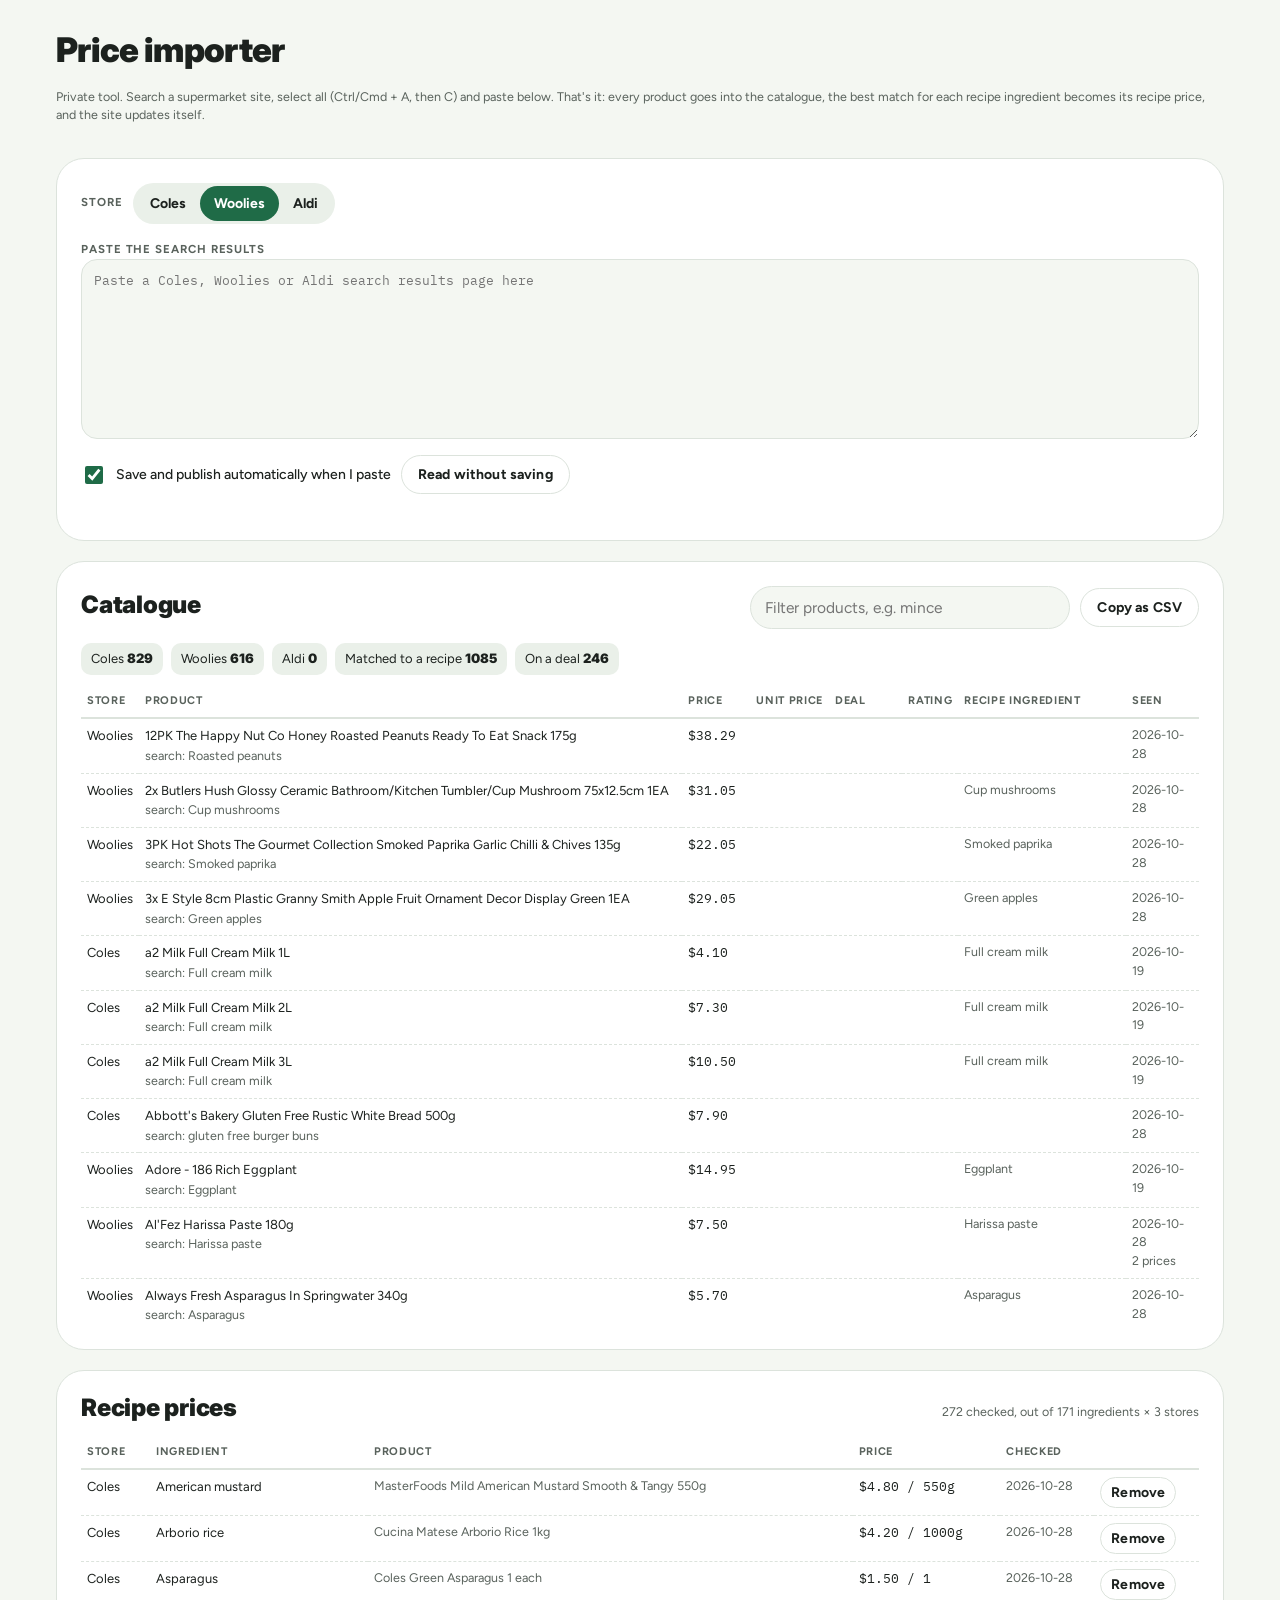
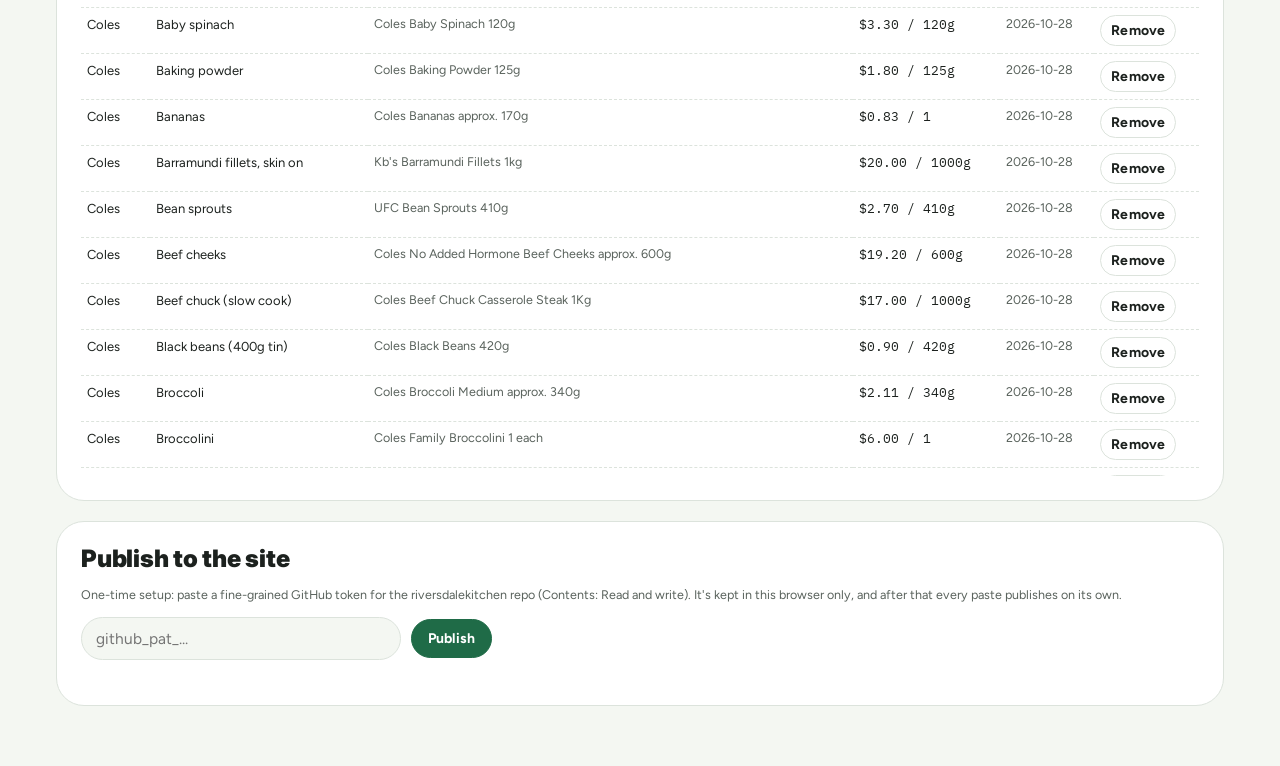
<file: admin/prices.html>
<!doctype html>
<html lang="en-AU">
<head>
<meta charset="utf-8">
<meta name="color-scheme" content="only light">
<meta name="viewport" content="width=device-width, initial-scale=1, viewport-fit=cover">
<meta name="robots" content="noindex, nofollow">
<title>Price Importer · Riversdale Kitchen</title>
<link rel="icon" href="../assets/img/riversdale-favicon.ico?v=202610200930" sizes="any">
<link rel="stylesheet" href="https://fonts.googleapis.com/css2?family=Inter:opsz,wght@14..32,700..900&family=Figtree:wght@400;500;600;700&family=IBM+Plex+Mono:wght@500;700&display=swap">
<link rel="stylesheet" href="../assets/css/riversdale-kitchen.css?v=202610200930">
<style>
  .admin{max-width:1200px;margin:0 auto;padding-left:max(16px,env(safe-area-inset-left,0px));padding-right:max(16px,env(safe-area-inset-right,0px));padding-block:24px 60px;display:flex;flex-direction:column;gap:20px}
  .admin h1{font-family:var(--display);font-weight:900;font-size:34px;letter-spacing:-.02em;margin:0}
  .admin textarea{width:100%;min-height:180px;border:1px solid var(--line);border-radius:var(--r-md);padding:12px;font-family:var(--mono);font-size:12.5px;background:var(--bg);color:var(--ink)}
  .row{display:flex;flex-wrap:wrap;gap:10px;align-items:center}
  .tbl{width:100%;border-collapse:collapse;font-size:13px}
  .tbl th{text-align:left;font-size:11px;text-transform:uppercase;letter-spacing:.06em;color:var(--muted);padding:8px 6px;border-bottom:2px solid var(--line);white-space:nowrap}
  .tbl td{padding:7px 6px;border-bottom:1px dashed var(--line);vertical-align:top}
  .tbl select{max-width:220px;border:1px solid var(--line);border-radius:8px;padding:5px 8px;background:var(--surface)}
  .tbl .num{font-family:var(--mono);white-space:nowrap}
  .wrapx{overflow-x:auto;max-height:640px;overflow-y:auto}
  .diff.up{color:var(--markup);font-weight:700}.diff.down{color:var(--green);font-weight:700}
  .tag{display:inline-block;background:var(--sunk);border-radius:999px;padding:1px 8px;font-size:11px;font-weight:700;margin:2px 3px 0 0}
  .tag.sp{background:var(--ticket);color:var(--on-ticket)}
  .warn{background:var(--peach);color:var(--markup);border-radius:999px;padding:1px 8px;font-size:11px;font-weight:700}
  .tok,.filter{border:1px solid var(--line);border-radius:999px;padding:9px 14px;min-width:0;width:320px;max-width:100%;background:var(--bg);color:var(--ink)}
  .small{font-size:12.5px;color:var(--muted)}
  .stats{display:flex;flex-wrap:wrap;gap:8px}
  .stats span{background:var(--sunk);border-radius:var(--r-sm);padding:6px 10px;font-size:13px}
  .stats b{font-family:var(--display);font-weight:900}
</style>
</head>
<body>
<main class="admin">
  <div><h1>Price importer</h1><p class="small">Private tool. Search a supermarket site, select all (Ctrl/Cmd + A, then C) and paste below. That's it: every product goes into the catalogue, the best match for each recipe ingredient becomes its recipe price, and the site updates itself.</p></div>

  <section class="panel">
    <div class="row" style="margin-bottom:12px">
      <span class="eyebrow">Store</span>
      <div class="seg" id="store"><button data-s="coles" aria-pressed="false">Coles</button><button data-s="woolies" aria-pressed="true">Woolies</button><button data-s="aldi" aria-pressed="false">Aldi</button></div>
    </div>
    <label for="paste" class="eyebrow">Paste the search results</label>
    <textarea id="paste" placeholder="Paste a Coles, Woolies or Aldi search results page here"></textarea>
    <div class="row" style="margin-top:10px"><label class="toggle"><input type="checkbox" id="auto" checked> Save and publish automatically when I paste</label><button class="btn ghost" id="find">Read without saving</button></div>
    <p class="msg" id="found" role="status" style="font-size:14px;font-weight:600;color:var(--ink)"></p>
  </section>

  <details class="panel" id="results-panel" hidden>
    <summary class="sec-head" style="cursor:pointer"><h2 style="display:inline">Last paste</h2> <span class="small">Optional: open to review or change a match</span></summary>
    <div class="wrapx"><table class="tbl"><thead><tr><th>Recipe price</th><th>Product</th><th>Price</th><th>Unit price</th><th>Deal</th><th>Rating</th><th>recipe ingredient</th><th>Vs current</th></tr></thead><tbody id="results"></tbody></table></div>
    <div class="row" style="margin-top:12px"><button class="btn" id="add">Save these changes</button><span class="small" id="added"></span></div>
  </details>

  <section class="panel">
    <div class="sec-head"><h2>Catalogue</h2><div class="row"><input class="filter" id="filter" placeholder="Filter products, e.g. mince" aria-label="Filter catalogue"><button class="btn ghost" id="csv">Copy as CSV</button></div></div>
    <div class="stats" id="cstats"></div>
    <div class="wrapx" style="margin-top:10px"><table class="tbl"><thead><tr><th>Store</th><th>Product</th><th>Price</th><th>Unit price</th><th>Deal</th><th>Rating</th><th>recipe ingredient</th><th>Seen</th></tr></thead><tbody id="catalogue"></tbody></table></div>
  </section>

  <section class="panel">
    <div class="sec-head"><h2>Recipe prices</h2><span class="small" id="count"></span></div>
    <div class="wrapx"><table class="tbl"><thead><tr><th>Store</th><th>Ingredient</th><th>Product</th><th>Price</th><th>Checked</th><th></th></tr></thead><tbody id="saved"></tbody></table></div>
  </section>

  <section class="panel">
    <div class="sec-head"><h2>Publish to the site</h2></div>
    <p class="small">One-time setup: paste a fine-grained GitHub token for the riversdalekitchen repo (Contents: Read and write). It's kept in this browser only, and after that every paste publishes on its own.</p>
    <div class="row"><input class="tok" id="token" type="password" placeholder="github_pat_..." autocomplete="off"><button class="btn" id="publish">Publish</button></div>
    <p class="msg" id="pubmsg" role="status"></p>
  </section>
</main>

<script src="../js/data.js?v=202610200930"></script>
<script src="../js/prices.js?v=202610281142"></script>
<script>
(function(){
  const $=s=>document.querySelector(s);
  const REPO='AngusJChisholm/riversdalekitchen';
  const esc=s=>String(s??'').replace(/[&<>"]/g,c=>({'&':'&amp;','<':'&lt;','>':'&gt;','"':'&quot;'}[c]));
  const money=v=>v==null?'':'$'+(+v).toFixed(2);
  const today=new Date().toISOString().slice(0,10);
  const STORES=['coles','woolies','aldi'];const SN={coles:'Coles',woolies:'Woolies',aldi:'Aldi'};
  let store='woolies';
  const load=(k,f)=>{try{const v=localStorage.getItem(k);return v?JSON.parse(v):f}catch(e){return f}};
  const keep=(k,v)=>{try{localStorage.setItem(k,JSON.stringify(v))}catch(e){}};
  let P=load('docket-prices-draft',JSON.parse(JSON.stringify(window.DOCKET_PRICES||{coles:{},woolies:{},aldi:{}})));
  let CAT=load('docket-catalogue-draft',null);
  try{$('#token').value=localStorage.getItem('docket-gh-token')||''}catch(e){}
  let found=[];

  document.querySelectorAll('#store button').forEach(b=>b.onclick=()=>{store=b.dataset.s;document.querySelectorAll('#store button').forEach(x=>x.setAttribute('aria-pressed',x===b))});

  // ---------- Read every product on the pasted page ----------
  const END=/^(add to cart|add to trolley|add|save to list|save to my list|view product|next|previous)$/i;
  const NOISE=/^(was|min|max|range|save|special|seasonal|lower shelf|buy more|add to|save to|\d+(\.\d+)?$|\/|\d+ for |shop now|page \d|sort by|in stock|specials|hide|all filters|everyday market|new|price drop|down down|\d+ –|showing results|view all|relevance|best unit price|instant recipe|ask olive|find out more)/i;
  const isName=l=>!/^\$/.test(l)&&!NOISE.test(l)&&!END.test(l)&&/[a-z]/i.test(l)&&(/\d/.test(l)||l.length>20)&&l.length<180;
  function parse(text){
    const L=text.split(/\r?\n/).map(s=>s.trim()).filter(Boolean);const out=[];const seen=new Set();
    const sm=text.match(/results for\s*["“]([^"”]+)["”]/i);const search=sm?sm[1]:'';
    for(let i=0;i<L.length;i++){
      const m=L[i].match(/^\$(\d+(?:\.\d{1,2})?)$/);if(!m)continue;
      // the product block: back to the last end marker, forward to the next one
      let b=i-1;while(b>=0&&!END.test(L[b])&&!/^\$\d/.test(L[b])&&i-b<9)b--;
      let e=i+1;while(e<L.length&&!END.test(L[e])&&!(/^\$\d+(\.\d+)?$/.test(L[e])&&e>i+2)&&e-i<12)e++;
      const before=L.slice(b+1,i),after=L.slice(i+1,e);const blob=[...before,...after].join(' \n ');
      const aheadNames=after.filter(isName),behindNames=before.filter(isName);
      const name=aheadNames.find(a=>behindNames.includes(a))||behindNames[behindNames.length-1]||aheadNames[0];
      if(!name)continue;
      const key=name+'|'+m[1];if(seen.has(key))continue;seen.add(key);
      const um=blob.match(/\$\s*([\d.]+)\s*(?:\/|per)\s*(\d*)\s*(kg|g|l|ml|ea|each)\b/i);
      const was=blob.match(/was\s*\$?\s*([\d.]+)\s*(kg)?(?:\s*-\s*([\d/]+))?/i);
      const multi=blob.match(/(\d+)\s*for\s*\$\s*([\d.]+)/i);
      const save=blob.match(/save\s*\$\s*([\d.]+)/i);
      const range=blob.match(/min\s*\$([\d.]+)\s*-\s*max\s*\$([\d.]+)/i);
      let rating=null,reviews=null;
      for(let k=0;k<after.length-2;k++){if(/^\d(\.\d)?$/.test(after[k])&&after[k+1]==='/'&&/^\d+$/.test(after[k+2])){rating=+after[k];reviews=+after[k+2];break}}
      const badges=[...before,...after].filter(l=>/^(seasonal price|lower shelf price|special|buy more save more|down down|price drop|new|half price|low price|everyday low price|online only)$/i.test(l)||/^australian\s+\w+$/i.test(l));
      const sz=sizeOf(name);
      out.push({name:name.replace(/\s*\|\s*/g,' '),price:+m[1],unit:um?{p:+um[1],amt:+(um[2]||1),u:um[3].toLowerCase()}:null,
        was:was?{p:+was[1],perKg:!!was[2],until:was[3]||''}:null,multi:multi?{n:+multi[1],p:+multi[2]}:null,save:save?+save[1]:null,
        range:range?{min:+range[1],max:+range[2]}:null,rating,reviews,badges:[...new Set(badges)],size:sz.label,search});
    }
    return out;
  }

  // ---------- Match to recipe ingredients ----------
  const STOP=new Set(['and','the','with','fresh','pack','tin','jar','each','bunch','free','range','approx','australian','coles','woolworths','aldi','rspca','approved']);
  const WRONG=/marinated|sausage|burger|meatball|slow cooked|\bcook\b|bbq|schnitzel|stir fry|knuckle|rib|kangaroo|kebab|crumbed|kiev|nugget|smoked|seasoned|portion/i;
  const words=s=>s.toLowerCase().replace(/\([^)]*\)/g,' ').split(/[^a-z]+/).filter(w=>w.length>2&&!STOP.has(w));
  function bestMatch(name){
    const pw=new Set(words(name));let best=null,score=0;
    for(const[id,it]of Object.entries(ING)){
      const iw=words(it.n);if(!iw.length)continue;
      const hit=iw.filter(w=>pw.has(w)||pw.has(w.replace(/s$/,''))||pw.has(w+'s')).length;
      let sc=hit/iw.length;if(WRONG.test(name)&&!WRONG.test(it.n))sc*=.4;
      if(/\b(beef|pork|lamb|chicken|steaks?|salmon|prawns?|veal)\b/i.test(name)&&it.a!=='M'&&it.a!=='Z')sc*=.3;
      if(sc>score){score=sc;best=id}
    }
    return score>=.66?best:'';
  }
  function sizeOf(name){
    const range=/\d+(\.\d+)?\s*(g|kg)\s*-\s*\d/i.test(name);
    const ms=[...name.matchAll(/(\d+(?:\.\d+)?)\s*(kg|g|ml|l)\b/gi)];const last=ms[ms.length-1];
    const pack=name.match(/(\d+)\s*(pack|pk)\b/i);
    const label=range?(name.match(/\d+(\.\d+)?\s*(g|kg)\s*-\s*\d+(\.\d+)?\s*(g|kg)/i)||[''])[0]:last?last[0]:pack?pack[0]:'';
    return{range,label,amt:last?+last[1]*(/kg|^l$/i.test(last[2])?1000:1):null,su:last?last[2].toLowerCase().replace('kg','g').replace(/^l$/,'ml'):null,count:pack?+pack[1]:null};
  }
  function toIng(f,id){
    const it=ING[id];if(!it)return null;const sz=sizeOf(f.name);
    if(it.u==='ea')return{p:f.price,pk:it.pk>1?(sz.count||it.pk):1};
    if(!sz.range&&sz.amt&&sz.su===it.u)return{p:f.price,pk:sz.amt};
    if(f.unit&&f.unit.u!=='ea'&&f.unit.u!=='each'){const base=f.unit.u==='kg'||f.unit.u==='l'?1000:1;const amt=f.unit.amt*base;return{p:+(f.unit.p*(1000/amt)).toFixed(2),pk:1000}}
    return{p:f.price,pk:it.pk};
  }
  const current=id=>{const r=(P[store]||{})[id]||(P.coles||{})[id];return r?{p:r.p,pk:r.pk||ING[id].pk}:{p:ING[id].p,pk:ING[id].pk}};
  const ingOptions=sel=>'<option value="">(none)</option>'+Object.entries(ING).sort((a,b)=>a[1].n.localeCompare(b[1].n)).map(([id,it])=>`<option value="${id}" ${id===sel?'selected':''}>${esc(it.n)}</option>`).join('');
  const unitTxt=u=>u?`${money(u.p)} / ${u.amt}${u.u}`:'';
  const dealTxt=f=>[...(f.badges||[]).map(b=>`<span class="tag${/special|save|half|down|price drop/i.test(b)?' sp':''}">${esc(b)}</span>`),
    f.multi?`<span class="tag sp">${f.multi.n} for ${money(f.multi.p)}</span>`:'',f.save?`<span class="tag sp">Save ${money(f.save)}</span>`:'',
    f.was?`<span class="small">was ${money(f.was.p)}${f.was.perKg?'/kg':''}${f.was.until?' ('+esc(f.was.until)+')':''}</span>`:'',
    f.range?`<span class="small">${money(f.range.min)} to ${money(f.range.max)}</span>`:''].join(' ');
  const ratingTxt=f=>f.rating!=null?`${f.rating}★ <span class="small">(${f.reviews})</span>`:'';

  function renderResults(){
    const bestBy={};
    found.forEach((f,i)=>{if(!f.id)return;const c=toIng(f,f.id);if(!c)return;const per=c.p/c.pk;if(!(f.id in bestBy)||per<bestBy[f.id].per)bestBy[f.id]={i,per}});
    found.forEach((f,i)=>{if(f.tick===undefined)f.tick=!!(f.id&&bestBy[f.id]&&bestBy[f.id].i===i)});
    $('#results').innerHTML=found.map((f,i)=>{
      let cmp='';if(f.id){const c=toIng(f,f.id),cur=current(f.id);const pct=Math.round(((c.p/c.pk)/(cur.p/cur.pk)-1)*100);
        cmp=`<span class="diff ${pct>0?'up':pct<0?'down':''}">${pct>0?'+':''}${pct}%</span>${Math.abs(pct)>60?' <span class="warn">check</span>':''}`}
      return`<tr><td><input type="checkbox" data-i="${i}" class="tick" ${f.tick?'checked':''} ${f.id?'':'disabled'} aria-label="Use as Recipe price"></td><td>${esc(f.name)}${f.size?`<br><span class="small">${esc(f.size)}</span>`:''}</td><td class="num">${money(f.price)}</td><td class="num">${unitTxt(f.unit)}</td><td>${dealTxt(f)}</td><td class="num">${ratingTxt(f)}</td><td><select data-i="${i}" class="ing" aria-label="recipe ingredient">${ingOptions(f.id)}</select></td><td>${cmp}</td></tr>`}).join('');
    $('#results-panel').hidden=!found.length;
  }
  $('#find').onclick=()=>{
    found=parse($('#paste').value).map(f=>({...f,id:bestMatch(f.name)}));
    $('#found').textContent=found.length?`Read ${found.length} products${found[0]&&found[0].search?` for "${found[0].search}"`:''}. ${found.filter(f=>f.id).length} match a recipe ingredient.`:'No products found. Make sure you copied the whole results page.';
    renderResults();
  };
  $('#results').addEventListener('change',e=>{const i=+e.target.dataset.i;if(e.target.classList.contains('ing')){found[i].id=e.target.value;found[i].tick=!!e.target.value;renderResults()}else found[i].tick=e.target.checked});

  function addAll(){
    if(!CAT)return null;
    let added=0,updated=0,priced=0;P[store]=P[store]||{};
    found.forEach(f=>{
      const k=store+'|'+f.name.toLowerCase();const prev=CAT.products[k];
      const entry={store,name:f.name,size:f.size,price:f.price,unit:f.unit,was:f.was,multi:f.multi,save:f.save,range:f.range,rating:f.rating,reviews:f.reviews,badges:f.badges,search:f.search||(prev&&prev.search)||'',ingredient:f.id||(prev&&prev.ingredient)||'',first:prev?prev.first:today,last:today,history:prev?prev.history.slice():[]};
      const h=entry.history;if(!h.length||h[h.length-1].at!==today||h[h.length-1].p!==f.price){if(h.length&&h[h.length-1].at===today)h.pop();h.push({at:today,p:f.price})}
      CAT.products[k]=entry;prev?updated++:added++;
      if(f.tick&&f.id){const c=toIng(f,f.id);if(c){
        const ex=P[store][f.id];const fresh=ex&&ex.at&&(Date.now()-Date.parse(ex.at))<7*864e5;
        const base=ING[f.id];const ratio=(c.p/c.pk)/(base.p/base.pk);
        if(ratio>2.5||ratio<.3)return; // way off the estimate: probably the wrong product, leave it in the catalogue only
        if(fresh&&ex.name!==f.name&&ex.p/(ex.pk||base.pk)<=c.p/c.pk)return; // keep this week's cheaper find
        P[store][f.id]={p:c.p,pk:c.pk,name:f.name,at:today};priced++}}
    });
    CAT.updated=today;keep('docket-catalogue-draft',CAT);keep('docket-prices-draft',P);
    renderCatalogue();renderSaved();
    return{added,updated,priced};
  }
  $('#add').onclick=async()=>{const r=addAll();if(!r)return;$('#added').textContent=`${r.added} new, ${r.updated} updated, ${r.priced} Recipe prices set.`;await publish(true)};

  // ---------- Catalogue ----------
  function renderCatalogue(){
    if(!CAT){$('#catalogue').innerHTML='<tr><td colspan="8" class="small">Loading...</td></tr>';return}
    const all=Object.values(CAT.products);const q=$('#filter').value.trim().toLowerCase();
    const rows=all.filter(p=>!q||p.name.toLowerCase().includes(q)||(p.search||'').toLowerCase().includes(q)).sort((a,b)=>a.name.localeCompare(b.name)||a.store.localeCompare(b.store)).slice(0,500);
    $('#cstats').innerHTML=STORES.map(s=>`<span>${SN[s]} <b>${all.filter(p=>p.store===s).length}</b></span>`).join('')+`<span>Matched to a recipe <b>${all.filter(p=>p.ingredient).length}</b></span><span>On a deal <b>${all.filter(p=>p.was||p.multi||p.save||(p.badges||[]).length).length}</b></span>`;
    $('#catalogue').innerHTML=rows.map(p=>`<tr><td>${SN[p.store]}</td><td>${esc(p.name)}${p.search?`<br><span class="small">search: ${esc(p.search)}</span>`:''}</td><td class="num">${money(p.price)}</td><td class="num">${unitTxt(p.unit)}</td><td>${dealTxt(p)}</td><td class="num">${ratingTxt(p)}</td><td class="small">${esc(ING[p.ingredient]?.n||'')}</td><td class="small">${esc(p.last)}${p.history&&p.history.length>1?`<br>${p.history.length} prices`:''}</td></tr>`).join('')||'<tr><td colspan="8" class="small">Nothing yet. Paste a results page above.</td></tr>';
  }
  $('#filter').addEventListener('input',renderCatalogue);
  $('#csv').onclick=async()=>{
    if(!CAT)return;const cols=['store','name','size','price','unit_price','unit','was','multi_buy','save','rating','reviews','deals','search','docket_ingredient','first_seen','last_seen'];
    const q=v=>`"${String(v??'').replace(/"/g,'""')}"`;
    const lines=[cols.join(',')].concat(Object.values(CAT.products).map(p=>[p.store,p.name,p.size,p.price,p.unit?.p,p.unit?`${p.unit.amt}${p.unit.u}`:'',p.was?.p,p.multi?`${p.multi.n} for ${p.multi.p}`:'',p.save,p.rating,p.reviews,(p.badges||[]).join('; '),p.search,p.ingredient,p.first,p.last].map(q).join(',')));
    try{await navigator.clipboard.writeText(lines.join('\n'));$('#pubmsg').textContent='Catalogue copied as CSV. Paste it into a spreadsheet.'}catch(e){$('#pubmsg').textContent='Copy was blocked.'}
  };

  // ---------- Recipe prices ----------
  function renderSaved(){
    const rows=[];STORES.forEach(s=>Object.entries(P[s]||{}).forEach(([id,r])=>rows.push({s,id,r})));
    rows.sort((a,b)=>a.s.localeCompare(b.s)||(ING[a.id]?.n||'').localeCompare(ING[b.id]?.n||''));
    $('#saved').innerHTML=rows.map(x=>`<tr><td>${SN[x.s]}</td><td>${esc(ING[x.id]?.n||x.id)}</td><td class="small">${esc(x.r.name||'')}</td><td class="num">${money(x.r.p)} / ${x.r.pk}${ING[x.id]?.u==='ea'?'':ING[x.id]?.u||''}</td><td class="small">${esc(x.r.at||'')}</td><td><button class="btn ghost rm" data-s="${x.s}" data-id="${x.id}" style="padding:4px 10px">Remove</button></td></tr>`).join('');
    $('#count').textContent=`${rows.length} checked, out of ${Object.keys(ING).length} ingredients × 3 stores`;
  }
  $('#saved').addEventListener('click',e=>{const b=e.target.closest('.rm');if(!b)return;delete P[b.dataset.s][b.dataset.id];keep('docket-prices-draft',P);renderSaved()});

  // ---------- Publish ----------
  const pricesFile=()=>`// Real shelf prices, checked by hand. Managed from admin/prices.html.
// Each entry: p = shelf price, pk = pack size (in the ingredient's unit), name = product checked, at = date checked.
window.DOCKET_PRICES = ${JSON.stringify(P,null,2)};
`;
  const b64=s=>btoa(unescape(encodeURIComponent(s)));
  async function putFile(tok,path,text,msg){
    const api=`https://api.github.com/repos/${REPO}/contents/${path}`;const h={'Authorization':`Bearer ${tok}`,'Accept':'application/vnd.github+json'};
    const cur=await fetch(api+'?ref=main',{headers:h});let sha;
    if(cur.ok)sha=(await cur.json()).sha;else if(cur.status!==404)throw new Error('Could not read '+path+' ('+cur.status+'). Check the token.');
    const res=await fetch(api,{method:'PUT',headers:{...h,'Content-Type':'application/json'},body:JSON.stringify({message:msg,content:b64(text),sha,branch:'main'})});
    if(!res.ok)throw new Error('GitHub refused '+path+' ('+res.status+').');
  }
  async function publish(quiet){
    const tok=$('#token').value.trim();if(!tok){$('#pubmsg').textContent='Saved in this browser. Add your GitHub token below to publish to the site.';return false}
    if(!CAT){$('#pubmsg').textContent='Catalogue still loading.';return false}
    try{localStorage.setItem('docket-gh-token',tok)}catch(e){}
    $('#pubmsg').textContent='Publishing...';
    try{
      await putFile(tok,'data/catalogue.json',JSON.stringify(CAT),`Update catalogue (${today})`);
      await putFile(tok,'js/prices.js',pricesFile(),`Update prices (${today})`);
      try{localStorage.removeItem('docket-prices-draft');localStorage.removeItem('docket-catalogue-draft')}catch(e){}
      $('#pubmsg').textContent=`Published ${Object.keys(CAT.products).length} catalogue products and the recipe prices. The live site updates in about a minute.`;
      return true;
    }catch(e){$('#pubmsg').textContent=e.message;return false}
  }
  $('#publish').onclick=()=>publish();
  // Seamless mode: paste = read, save and publish
  $('#paste').addEventListener('paste',()=>setTimeout(async()=>{
    if(!$('#auto').checked)return;
    found=parse($('#paste').value).map(f=>({...f,id:bestMatch(f.name)}));renderResults();
    if(!found.length){$('#found').textContent='No products found. Make sure you copied the whole results page.';return}
    const r=addAll();if(!r){$('#found').textContent='Catalogue still loading, paste again in a second.';return}
    $('#paste').value='';
    $('#found').textContent=`${SN[store]}${found[0].search?` "${found[0].search}"`:''}: ${found.length} products read. ${r.added} new, ${r.updated} updated, ${r.priced} Recipe price${r.priced===1?'':'s'} set. Publishing...`;
    const ok=await publish(true);
    $('#found').textContent=$('#found').textContent.replace('Publishing...',ok?'Published. Next search!':'Saved here, not published yet (see below).');
  },50));

  // Load the published catalogue unless there's an unpublished draft in this browser
  (async()=>{
    if(!CAT){try{const r=await fetch('../data/catalogue.json?'+Date.now());CAT=r.ok?await r.json():null}catch(e){}}
    if(!CAT||!CAT.products)CAT={updated:'',products:{}};
    renderCatalogue();
  })();
  renderSaved();renderCatalogue();
})();
</script>
</body>
</html>
</file>
<file: assets/css/riversdale-kitchen.css>
/* Riversdale Kitchen site styles. Tokens first, then site chrome (nav, footer), the home page, then the planner. */
:root{
  --bg:#F4F7F2; --surface:#FFFFFF; --sunk:#EAF0E9; --ink:#1C211E; --muted:#59625C; --line:#DCE3DC;
  --green:#1F6B47; --on-green:#FFFFFF; --mint:#CFEBD8; --ticket:#FFE58A; --on-ticket:#1C1A0E;
  --markup:#A93617; --peach:#FFD9CB; --bad:#A93617;
  --display:"Inter",system-ui,-apple-system,"Segoe UI",sans-serif;
  --body:"Figtree",system-ui,-apple-system,"Segoe UI",sans-serif;
  --mono:"IBM Plex Mono",ui-monospace,Menlo,monospace;
  --r-sm:10px; --r-md:16px; --r-lg:24px;
  color-scheme:only light; /* always the light brand look, even when the device is in dark mode */
}
*{box-sizing:border-box}
body{background:var(--bg);color:var(--ink);font-family:var(--body);font-size:15px;line-height:1.5}
button,input,select{font:inherit;color:inherit}
button{cursor:pointer}
:focus-visible{outline:2px solid var(--green);outline-offset:2px}
.num{font-variant-numeric:tabular-nums}

.mast{padding-left:max(16px,env(safe-area-inset-left,0px));padding-right:max(16px,env(safe-area-inset-right,0px));padding-block:22px 4px}
.mast-in{max-width:1240px;margin:0 auto;display:flex;flex-wrap:wrap;align-items:center;justify-content:space-between;gap:12px 24px;background:var(--mint);border-radius:var(--r-lg);padding:22px 26px}
.brand{margin:0;line-height:0;color:var(--green)}
.brand svg{height:clamp(38px,6vw,56px);width:auto;display:block}
.tagline{margin:8px 0 0;font-size:16px;font-weight:600;color:var(--ink)}
.proto{font-size:12px;letter-spacing:.06em;text-transform:uppercase;font-weight:700;color:var(--green);background:var(--surface);border-radius:999px;padding:6px 12px}

.wrap{max-width:1240px;margin:0 auto;padding-left:max(16px,env(safe-area-inset-left,0px));padding-right:max(16px,env(safe-area-inset-right,0px));padding-block:18px 48px;
  display:grid;grid-template-columns:minmax(0,1fr) 350px;grid-template-areas:"plan week" "menu week" "list week";gap:22px 26px;align-items:start}
.plan{grid-area:plan}.menu{grid-area:menu}.week{grid-area:week;position:sticky;top:calc(env(safe-area-inset-top,0px) + 14px)}.list{grid-area:list}
@media (max-width:920px){.wrap{grid-template-columns:minmax(0,1fr);grid-template-areas:"plan" "menu" "week" "list"}.week{position:static}}

h2{font-family:var(--display);font-weight:900;font-size:24px;line-height:1.1;letter-spacing:-.01em;margin:0;text-wrap:balance}
h3{font-family:var(--display);font-weight:800;font-size:15px;margin:0}
.eyebrow{font-size:11.5px;letter-spacing:.08em;text-transform:uppercase;font-weight:700;color:var(--muted)}
.panel{background:var(--surface);border:1px solid var(--line);border-radius:var(--r-lg);padding:20px}
.sec-head{display:flex;flex-wrap:wrap;align-items:baseline;justify-content:space-between;gap:8px 16px;margin-bottom:14px}

.ctrls{display:grid;grid-template-columns:repeat(auto-fit,minmax(200px,1fr));gap:16px 20px}
.ctrl{display:flex;flex-direction:column;gap:6px;min-width:0}
.ctrl label,.ctrl .lbl{font-size:13px;font-weight:600;color:var(--muted)}
.stepper{display:flex;align-items:center;border-radius:999px;width:max-content;background:var(--sunk);padding:3px}
.stepper button{width:36px;height:36px;border:0;border-radius:50%;background:var(--surface);font-size:18px;font-weight:700}
.stepper button:disabled{opacity:.35;cursor:default}
.stepper output{min-width:44px;text-align:center;font-family:var(--display);font-weight:900;font-size:18px}
.money{display:flex;align-items:center;border-radius:999px;background:var(--sunk);width:max-content;padding-left:14px}
.money input{width:90px;border:0;background:none;padding:8px 10px 8px 2px;font-family:var(--display);font-weight:900;font-size:18px}
.money input:focus{outline:none}
.seg{display:inline-flex;border-radius:999px;background:var(--sunk);padding:3px;width:max-content;max-width:100%}
.seg button{border:0;background:none;padding:7px 14px;font-weight:700;font-size:14px;border-radius:999px}
.seg button[aria-pressed="true"]{background:var(--green);color:var(--on-green)}
.chips{display:flex;flex-wrap:wrap;gap:6px}
.chip{border:0;background:var(--sunk);border-radius:999px;padding:7px 13px;font-size:13.5px;font-weight:700}
.chip[aria-pressed="true"]{background:var(--peach);color:var(--markup)}
.range-row{display:flex;align-items:center;gap:10px}
.range-row input{flex:1;min-width:0;accent-color:var(--green)}
.range-row output{font-family:var(--display);font-weight:900;min-width:46px}
.toggle{display:flex;align-items:center;gap:10px;font-size:14px;font-weight:500}
.toggle input{width:18px;height:18px;accent-color:var(--green)}
.hint{font-size:12.5px;color:var(--muted);margin:0}

.menu-tools{display:flex;flex-wrap:wrap;gap:8px;align-items:center}
.menu-tools select{border:1px solid var(--line);border-radius:999px;background:var(--surface);padding:7px 12px;font-size:14px}
.btn{border:1px solid var(--green);background:var(--green);color:var(--on-green);border-radius:999px;padding:8px 16px;font-weight:700;font-size:14px}
.btn.ghost{background:var(--surface);color:var(--ink);border-color:var(--line)}
.btn:disabled{opacity:.4;cursor:default}
.cards{display:grid;grid-template-columns:repeat(auto-fill,minmax(230px,1fr));gap:12px}
.card{background:var(--surface);border:1.5px solid var(--line);border-radius:var(--r-lg);padding:16px;display:flex;flex-direction:column;gap:10px;min-width:0}
.card.sel{border-color:var(--green);background:var(--mint)}
.card.off{opacity:.5}
.card-top{display:flex;justify-content:space-between;align-items:flex-start;gap:10px}
.card h3{font-size:16px;line-height:1.2;text-wrap:balance}
.meta{font-size:12.5px;color:var(--muted)}
.ticket{position:relative;flex:none;background:var(--ticket);color:var(--on-ticket);border-radius:12px;padding:7px 10px 6px 26px;text-align:right;line-height:1}
.ticket::before{content:"";position:absolute;left:9px;top:50%;width:8px;height:8px;margin-top:-4px;border-radius:50%;background:var(--surface)}
.card.sel .ticket::before{background:var(--mint)}
.ticket b{font-family:var(--display);font-weight:900;font-size:19px;display:block}
.ticket small{font-size:9.5px;font-weight:700;letter-spacing:.06em;text-transform:uppercase}
.badges{display:flex;flex-wrap:wrap;gap:5px}
.badge{font-size:11.5px;font-weight:700;padding:3px 9px;border-radius:999px;background:var(--sunk);color:var(--ink)}
.badge.p{background:var(--mint);color:var(--green)}
.card.sel .badge{background:var(--surface)}
.card-actions{display:flex;gap:8px;margin-top:auto}
.card-actions .btn{flex:1;padding:7px 10px;font-size:13.5px}
.card.sel .pick{background:var(--green);border-color:var(--green);color:var(--on-green)}
.hidden-note{font-size:13px;color:var(--muted);margin:12px 0 0}

/* The docket */
.docket{position:relative;background:var(--surface);border-radius:var(--r-lg) var(--r-lg) 0 0;padding:22px 20px 28px;margin-bottom:12px;font-variant-numeric:tabular-nums}
.docket::after{content:"";position:absolute;left:0;right:0;bottom:-11px;height:11px;background:radial-gradient(circle at 11px 0,var(--surface) 11px,transparent 11.5px) 0 0/22px 11px repeat-x}
.dk-brand{display:flex;justify-content:center;color:var(--ink);margin:0}
.dk-brand svg{height:26px;width:auto}
.dk-meta{text-align:center;font-family:var(--mono);font-size:12px;color:var(--muted);margin:6px 0 0}
.rule{border:0;border-top:2px dashed var(--line);margin:14px 0}
.total-row{display:flex;align-items:flex-end;justify-content:space-between;gap:10px}
.big{font-family:var(--display);font-weight:900;font-size:40px;line-height:1;letter-spacing:-.01em}
.meter{height:10px;border-radius:999px;background:var(--sunk);overflow:hidden;margin-top:12px}
.meter i{display:block;height:100%;background:var(--green);border-radius:999px;transition:width .3s}
.meter.over i{background:var(--bad)}
.budget-line{font-size:13px;margin-top:6px;color:var(--muted)}
.budget-line b.over{color:var(--bad)}
.stats{display:grid;grid-template-columns:repeat(3,1fr);gap:8px;margin-top:14px}
.stat{background:var(--sunk);border-radius:var(--r-sm);padding:8px 10px}
.stat b{display:block;font-family:var(--display);font-weight:900;font-size:17px}
.stat span{font-size:11.5px;color:var(--muted)}
.picked{list-style:none;margin:0;padding:0;display:flex;flex-direction:column;gap:3px;font-family:var(--mono);font-size:12.5px}
.picked li{display:flex;justify-content:space-between;gap:8px}
.picked li span:last-child{color:var(--muted)}
.kt-head{font-family:var(--mono);font-weight:700;font-size:12px;letter-spacing:.08em;margin:0 0 6px}
.lines{display:flex;flex-direction:column;gap:5px;font-family:var(--mono);font-size:13px}
.ln{display:flex;justify-content:space-between;gap:10px;padding:4px 10px;margin:0 -10px;border-radius:var(--r-sm)}
.ln.kit{background:var(--peach);color:var(--markup)}
.ln.us{font-weight:700}
.dodged{display:flex;justify-content:space-between;align-items:baseline;gap:10px;font-family:var(--mono);font-weight:700;font-size:15px;color:var(--green);background:var(--mint);padding:10px 12px;margin:12px -12px 0;border-radius:var(--r-md)}
.dodged b{font-family:var(--display);font-weight:900;font-size:22px}
.kt-save{font-size:12.5px;color:var(--muted);margin:8px 0 0;text-align:right}
.dodged.pm{background:var(--peach);color:#1C211E}
.mc-dodge.pm{background:var(--peach);color:#1C211E}
.ln.kit small{font-size:11px;opacity:.75;margin-left:4px}
.kt-note{font-size:12px;color:var(--muted);margin:12px 0 0}
details.kitcfg{margin-top:10px;font-size:13px}
details.kitcfg summary{cursor:pointer;font-weight:600;color:var(--muted)}
.kitgrid{display:flex;flex-direction:column;gap:8px;margin-top:10px}
.kitsrc span{color:var(--muted)}
.kitsrc small{display:block;font-size:11.5px;color:var(--muted);margin-top:1px}
.ln.kit.ready{opacity:.8}
.kitgrid input{width:100%;border:1px solid var(--line);border-radius:8px;background:var(--bg);padding:4px 6px;font-size:13px}
.kitgrid .h{font-size:11px;color:var(--muted);text-transform:uppercase;letter-spacing:.05em;font-weight:700}

.aisles{columns:2 280px;column-gap:28px}
.aisle{break-inside:avoid;margin-bottom:18px}
.aisle h3{font-size:12px;text-transform:uppercase;letter-spacing:.08em;color:var(--green);background:var(--mint);border-radius:999px;padding:4px 12px;display:inline-block;margin-bottom:6px}
.item{display:grid;grid-template-columns:20px minmax(0,1fr) auto;gap:8px;align-items:start;padding:7px 0;border-bottom:1px dashed var(--line);font-size:14px}
.item input{margin-top:3px;accent-color:var(--green)}
.item .what{min-width:0}
.item .what small{display:block;color:var(--muted);font-family:var(--mono);font-size:11.5px}
.item .flag{color:var(--markup);font-weight:600}
.item .c{font-family:var(--mono);font-weight:700;font-size:13px}
.item.done .what{text-decoration:line-through;color:var(--muted)}
.list-foot{display:flex;flex-wrap:wrap;gap:12px 24px;justify-content:space-between;align-items:flex-end;border-top:1px solid var(--line);padding-top:16px;margin-top:6px}
.emailbox{display:flex;flex-wrap:wrap;gap:8px;align-items:center}
.emailbox input{border:1px solid var(--line);border-radius:999px;background:var(--bg);padding:8px 14px;min-width:0;width:240px;max-width:100%}
.msg{font-size:13px;color:var(--muted);margin:8px 0 0;min-height:1em}

dialog{border:0;border-radius:var(--r-lg);padding:0;max-width:640px;width:calc(100% - 32px);background:var(--surface);color:var(--ink);max-height:calc(100% - 40px)}
dialog::backdrop{background:rgb(12 20 16 / .5)}
.dlg-in{padding:24px}
.dlg-head{display:flex;justify-content:space-between;gap:12px;align-items:flex-start}
.dlg-head h2{font-size:26px}
.x{border:0;background:var(--sunk);border-radius:50%;width:36px;height:36px;font-size:18px;flex:none}
.dlg-cols{display:grid;grid-template-columns:minmax(0,1fr) minmax(0,1.3fr);gap:20px;margin-top:16px}
@media (max-width:600px){.dlg-cols{grid-template-columns:minmax(0,1fr)}}
.ing{list-style:none;padding:0;margin:8px 0 0;font-size:14px}
.ing li{padding:5px 0;border-bottom:1px dashed var(--line);display:flex;justify-content:space-between;gap:10px}
.ing li b{white-space:nowrap;font-family:var(--mono);font-size:13px}
.steps{margin:8px 0 0;padding-left:20px;font-size:14.5px}
.steps li{margin-bottom:8px;padding-left:4px}
.gfnote{background:var(--mint);border-radius:var(--r-md);padding:10px 14px;font-size:13.5px;margin-top:14px}
footer.small{max-width:1240px;margin:0 auto;padding-left:max(16px,env(safe-area-inset-left,0px));padding-right:max(16px,env(safe-area-inset-right,0px));padding-block:0 32px;font-size:12px;color:var(--muted)}
@media (prefers-reduced-motion:reduce){*{transition:none!important}}

/* ---------- Site chrome ---------- */
a{color:var(--green)}
.skip{position:absolute;left:-999px}.skip:focus{left:16px;top:16px;background:var(--surface);padding:8px 12px;border-radius:8px;z-index:10}
.nav{position:sticky;top:0;z-index:5;background:color-mix(in srgb,var(--bg) 88%,transparent);backdrop-filter:blur(8px);-webkit-backdrop-filter:blur(8px);border-bottom:1px solid var(--line);
  padding-top:env(safe-area-inset-top,0px);padding-left:max(16px,env(safe-area-inset-left,0px));padding-right:max(16px,env(safe-area-inset-right,0px))}
.nav-in{max-width:1240px;margin:0 auto;display:flex;align-items:center;justify-content:space-between;gap:16px;height:64px}
.logo{display:block;color:var(--green);line-height:0}
.logo svg{height:30px;width:auto}
.nav-links{display:flex;align-items:center;gap:22px;font-weight:600;font-size:14.5px}
.nav-links a{color:var(--ink);text-decoration:none}
.nav-links a:hover{color:var(--green)}
.nav-links a.btn{color:var(--on-green)}
@media (max-width:720px){.nav-links a:not(.btn){display:none}}
.site-foot{border-top:1px solid var(--line);margin-top:24px;padding-left:max(16px,env(safe-area-inset-left,0px));padding-right:max(16px,env(safe-area-inset-right,0px));padding-block:32px 40px}
.foot-in{max-width:1240px;margin:0 auto;display:flex;flex-wrap:wrap;justify-content:space-between;gap:20px 40px;font-size:13.5px;color:var(--muted)}
.foot-in .logo svg{height:24px}
.foot-links{display:flex;flex-wrap:wrap;gap:8px 20px}
.foot-links a{color:var(--ink);text-decoration:none;font-weight:600}
.fine{flex-basis:100%;font-size:12px}

/* ---------- Home ---------- */
.home{max-width:1240px;margin:0 auto;padding-left:max(16px,env(safe-area-inset-left,0px));padding-right:max(16px,env(safe-area-inset-right,0px));padding-block:20px 24px;display:flex;flex-direction:column;gap:72px}
.hero{background:var(--mint);border-radius:32px;padding:clamp(28px,5vw,56px);display:grid;grid-template-columns:minmax(0,1.15fr) minmax(0,.85fr);gap:40px;align-items:center}
@media (max-width:880px){.hero{grid-template-columns:minmax(0,1fr)}}
.hero h1{font-family:var(--display);font-weight:900;font-size:clamp(40px,6.4vw,76px);line-height:.98;letter-spacing:-.025em;margin:0;text-wrap:balance}
.hero .lead{font-size:clamp(17px,2vw,20px);line-height:1.5;max-width:34em;margin:20px 0 0}
.cta{display:flex;flex-wrap:wrap;gap:10px;margin-top:28px}
.btn.lg{padding:13px 22px;font-size:16px;text-decoration:none;display:inline-block}
.btn.ghost.lg{background:var(--surface)}
.trust{margin:18px 0 0;font-size:13.5px;color:var(--ink);opacity:.8}
.hero-docket{display:flex;justify-content:center;position:relative}
.hero-docket .docket{width:100%;max-width:340px;margin:0;transform:rotate(1.5deg)}
.hang{position:absolute;right:max(0px,calc(50% - 210px));top:-14px;transform:rotate(-8deg);z-index:2}
.hang .ticket{padding:10px 14px 9px 32px;border-radius:14px}
.hang .ticket::before{left:12px;width:10px;height:10px;margin-top:-5px;background:var(--mint)}
.hang .ticket b{font-size:28px}
.sec{display:flex;flex-direction:column;gap:22px}
.sec-title{max-width:40em}
.sec-title h2{font-size:clamp(30px,4vw,44px);letter-spacing:-.02em}
.sec-title p{font-size:17px;color:var(--muted);margin:10px 0 0}
.calc{display:grid;grid-template-columns:minmax(0,1fr) minmax(0,1fr);gap:28px;align-items:start}
@media (max-width:820px){.calc{grid-template-columns:minmax(0,1fr)}}
.calc-in{display:flex;flex-direction:column;gap:18px}
.calc .docket{margin:0}
.yr-big{font-family:var(--display);font-weight:900;font-size:clamp(34px,5vw,52px);line-height:1;color:var(--green);letter-spacing:-.02em}
.dinners{display:grid;grid-template-columns:repeat(auto-fill,minmax(220px,1fr));gap:12px}
.story{display:grid;grid-template-columns:minmax(0,1fr) minmax(0,1fr);gap:28px;align-items:center;background:var(--peach);border-radius:32px;padding:clamp(24px,4vw,48px)}
@media (max-width:820px){.story{grid-template-columns:minmax(0,1fr)}}
.story h2{font-size:clamp(28px,3.6vw,40px);letter-spacing:-.02em}
.story p{font-size:16.5px;margin:12px 0 0;max-width:36em}
.maths{background:var(--surface);border-radius:var(--r-lg);padding:20px;font-family:var(--mono);font-size:14px;display:flex;flex-direction:column;gap:6px}
.maths .ln{margin:0}
.faq{display:flex;flex-direction:column;gap:8px;max-width:820px}
.faq details{background:var(--surface);border:1px solid var(--line);border-radius:var(--r-md);padding:14px 18px}
.faq summary{cursor:pointer;font-weight:700;font-size:16px}
.faq p{margin:10px 0 2px;color:var(--muted)}
.join{background:var(--green);color:var(--on-green);border-radius:32px;padding:clamp(28px,5vw,52px);display:flex;flex-wrap:wrap;gap:20px 40px;align-items:center;justify-content:space-between}
.join h2{color:var(--on-green);font-size:clamp(28px,3.6vw,40px);letter-spacing:-.02em}
.join p{margin:8px 0 0;opacity:.9;max-width:30em}
.join form{display:flex;flex-wrap:wrap;gap:8px;flex:1 1 320px;max-width:460px}
.join input{flex:1 1 200px;min-width:0;border:0;border-radius:999px;padding:13px 18px;font-size:16px;background:var(--surface);color:var(--ink)}
.join .btn{background:var(--ticket);color:var(--on-ticket);border-color:var(--ticket);padding:13px 22px;font-size:16px}
.join .msg{color:var(--on-green);opacity:.9;flex-basis:100%;margin:4px 0 0}

/* ---------- Planner page ---------- */
.page-head{max-width:1240px;margin:0 auto;padding-left:max(16px,env(safe-area-inset-left,0px));padding-right:max(16px,env(safe-area-inset-right,0px));padding-block:22px 0}
.page-head h1{font-family:var(--display);font-weight:900;font-size:clamp(30px,4vw,42px);letter-spacing:-.02em;margin:0}
.page-head p{margin:6px 0 0;color:var(--muted)}
.foot-actions{display:flex;flex-wrap:wrap;gap:8px}

@media print{
  .nav,.site-foot,.plan,.menu,.week,.page-head,.list-foot,footer.small{display:none!important}
  body{background:#fff;color:#000}
  .wrap{display:block;padding:0}
  .list{border:0;padding:0}
  .print-recipes{display:block!important}
}
.print-recipes{display:none}
.print-recipes article{break-inside:avoid;margin-top:18px}
.blurb{margin:0;font-size:13.5px;color:var(--muted);line-height:1.45;display:-webkit-box;-webkit-line-clamp:2;-webkit-box-orient:vertical;overflow:hidden}
.lead-sm{margin:8px 0 0;font-size:15.5px;color:var(--muted)}
.item .ok{color:var(--green);font-weight:700}

/* ---------- Premium refresh ---------- */
:root{--shadow:0 1px 2px rgb(20 40 30 / .04),0 8px 24px -12px rgb(20 40 30 / .18)}
body{font-size:15.5px;-webkit-font-smoothing:antialiased}
.nav-in{height:72px}
.nav-links{gap:28px}
.nav-links a:not(.btn){color:var(--muted);font-weight:600}
.nav-links a:not(.btn):hover{color:var(--ink)}
.btn{letter-spacing:.01em;transition:transform .15s ease,box-shadow .15s ease,background .15s ease}
.btn:not(:disabled):hover{transform:translateY(-1px)}
.btn:not(.ghost):not(:disabled):hover{box-shadow:var(--shadow)}
.home{gap:96px;padding-block:24px 40px}
.hero{border-radius:36px;padding:clamp(32px,6vw,72px);gap:56px}
.hero h1{font-size:clamp(42px,6.6vw,84px);letter-spacing:-.035em;line-height:.95}
.sec-title h2{font-size:clamp(32px,4.2vw,48px);letter-spacing:-.03em}
.sec{gap:28px}
/* Menu card (hero) */
.menu-card{background:var(--surface);border-radius:24px;padding:28px 26px 22px;width:100%;max-width:400px;box-shadow:var(--shadow);transform:rotate(-1deg)}
.mc-eyebrow{margin:0;font-family:var(--display);font-weight:900;font-size:22px;letter-spacing:-.01em}
.mc-sub{margin:4px 0 16px;font-size:13px;color:var(--muted)}
.mc-list{list-style:none;margin:0;padding:0;display:flex;flex-direction:column;gap:12px}
.mc-list li{display:grid;grid-template-columns:38px minmax(0,auto) 1fr auto;align-items:baseline;gap:8px;font-size:14.5px}
.mc-day{font-family:var(--mono);font-size:11.5px;font-weight:700;color:var(--muted);text-transform:uppercase}
.mc-dish{font-weight:600;min-width:0}
.mc-lead{border-bottom:2px dotted var(--line);transform:translateY(-4px);min-width:12px}
.mc-pr{font-family:var(--mono);font-weight:700;font-size:13.5px}
.mc-foot,.mc-dodge{display:flex;justify-content:space-between;align-items:baseline;margin-top:16px;padding-top:14px;border-top:2px dashed var(--line);font-family:var(--mono);font-size:13px}
.mc-foot b{font-family:var(--display);font-size:22px}
.mc-dodge{margin-top:8px;padding:10px 12px;border:0;background:var(--mint);border-radius:12px;color:var(--green);font-weight:700}
.mc-dodge b{font-family:var(--display);font-size:20px}
.hang{right:max(-8px,calc(50% - 228px));top:-22px}
/* Tier badges */
.tier{display:inline-block;font-family:var(--body);font-size:10.5px;font-weight:800;letter-spacing:.08em;text-transform:uppercase;padding:2px 8px;border-radius:999px;vertical-align:middle;margin-right:6px}
.tier.prem{background:var(--ink);color:var(--ticket)}
.tier.light{background:var(--mint);color:var(--green)}
/* Collections (home) */
.col-grid{display:grid;grid-template-columns:repeat(3,minmax(0,1fr));gap:16px}
@media (max-width:860px){.col-grid{grid-template-columns:minmax(0,1fr)}}
.col-card{display:flex;flex-direction:column;gap:10px;border-radius:28px;padding:28px;text-decoration:none;color:var(--ink);border:1px solid var(--line);background:var(--surface);transition:transform .2s ease,box-shadow .2s ease}
.col-card:hover{transform:translateY(-3px);box-shadow:var(--shadow)}
.col-card h3{font-size:30px;font-weight:900;letter-spacing:-.02em;margin:0}
.col-card p{margin:0;color:var(--muted)}
.col-card ul{margin:6px 0 0;padding:0;list-style:none;display:flex;flex-direction:column;gap:6px;font-size:14px;font-weight:600}
.col-card li::before{content:"";display:inline-block;width:6px;height:6px;border-radius:50%;background:currentColor;opacity:.4;margin-right:10px;vertical-align:middle}
.col-from{margin-top:auto;padding-top:12px;font-size:14px}
.col-from b{font-family:var(--display);font-size:20px}
.col-premium{background:var(--ink);color:var(--bg);border-color:var(--ink)}
.col-premium p,.col-premium .col-from{color:color-mix(in srgb,var(--bg) 70%,transparent)}
.col-premium .col-from b{color:var(--ticket)}
.col-lighter{background:var(--mint);border-color:var(--mint)}
/* Planner refinements */
.collections{display:flex;gap:4px;border-bottom:1px solid var(--line);margin-bottom:10px;overflow-x:auto;overflow-y:hidden;scrollbar-width:none;-ms-overflow-style:none}
.collections::-webkit-scrollbar{display:none}
.collections button{border:0;background:none;padding:10px 14px;font-weight:700;font-size:14.5px;color:var(--muted);border-bottom:2px solid transparent;margin-bottom:-1px;white-space:nowrap}
.collections button[aria-selected="true"]{color:var(--ink);border-bottom-color:var(--green)}
.col-note{margin:0 0 14px;font-size:13.5px;color:var(--muted);min-height:1em}
.card{border-width:1px;border-radius:22px;padding:18px;transition:transform .2s ease,box-shadow .2s ease,border-color .2s ease}
.card:hover{box-shadow:var(--shadow);transform:translateY(-2px)}
.card.sel{box-shadow:none}
.card-eyebrow{font-size:11px;font-weight:700;letter-spacing:.09em;text-transform:uppercase;color:var(--muted);margin-bottom:6px}
.card h3{font-size:17px;letter-spacing:-.01em}
.panel{border-radius:28px;padding:24px}
@media (prefers-reduced-motion:reduce){.card:hover,.col-card:hover,.btn:hover{transform:none}}

/* ---------- Colour-coded collections ---------- */
.card.tier-premium{background:var(--ink);border-color:var(--ink);color:var(--bg)}
.card.tier-premium .meta,.card.tier-premium .blurb,.card.tier-premium .card-eyebrow{color:color-mix(in srgb,var(--bg) 72%,transparent)}
.card.tier-premium .ticket::before{background:var(--ink)}
.card.tier-premium .badge{background:color-mix(in srgb,var(--bg) 14%,transparent);color:var(--bg)}
.card.tier-premium .badge.p{background:var(--mint);color:var(--green)}
.card.tier-premium .tier.prem{background:var(--ticket);color:var(--on-ticket)}
.card.tier-premium .btn.ghost{background:transparent;color:var(--bg);border-color:color-mix(in srgb,var(--bg) 30%,transparent)}
.card.tier-lighter{background:var(--mint);border-color:var(--mint)}
.card.tier-lighter .ticket::before{background:var(--mint)}
.card.tier-lighter .badge,.card.tier-lighter .tier.light{background:var(--surface)}
.card.tier-lighter .btn.ghost{background:var(--surface);border-color:transparent}
.card.tier-everyday.sel{background:var(--surface)}
.card.tier-everyday.sel .ticket::before{background:var(--surface)}
.card.tier-premium.sel{background:var(--ink)}
.card.tier-lighter.sel{background:var(--mint)}
.card.sel{border:2px solid var(--green);padding:17px;box-shadow:0 0 0 4px color-mix(in srgb,var(--green) 22%,transparent)}
.card.sel .pick,.card.tier-premium.sel .pick,.card.tier-lighter.sel .pick{background:var(--green);border-color:var(--green);color:var(--on-green)}
.collections button::before{content:"";display:inline-block;width:10px;height:10px;border-radius:50%;margin-right:8px;vertical-align:-1px;border:1.5px solid var(--line);background:var(--surface)}
.collections button[data-c="all"]::before{display:none}
.collections button[data-c="premium"]::before{background:var(--ink);border-color:var(--ink)}
.collections button[data-c="lighter"]::before{background:var(--mint);border-color:var(--green)}
.picked li{position:relative;padding-left:14px}
.picked li::before{content:"";position:absolute;left:0;top:.45em;width:7px;height:7px;border-radius:50%;border:1.5px solid var(--line);background:var(--surface)}
.picked li.pk-premium::before{background:var(--ink);border-color:var(--ink)}
.picked li.pk-lighter::before{background:var(--mint);border-color:var(--green)}

/* ---------- Food photos ---------- */
.card{--pad:18px}.card.sel{--pad:17px}
.card-img{margin:calc(var(--pad)*-1) calc(var(--pad)*-1) 4px;aspect-ratio:4/3;overflow:hidden;border-radius:21px 21px 0 0;background:var(--sunk)}
.card-img img{width:100%;height:100%;object-fit:cover;display:block;max-width:100%;transition:transform .4s ease}
.card:hover .card-img img{transform:scale(1.03)}
.dlg-img{margin:-24px -24px 18px;aspect-ratio:16/9;overflow:hidden;border-radius:var(--r-lg) var(--r-lg) 0 0}
.dlg-img img{width:100%;height:100%;object-fit:cover;display:block}
.col-card.has-img{padding-top:0;overflow:hidden}
.col-img{display:block;margin:0 -28px 8px;aspect-ratio:16/10;overflow:hidden}
.col-img img{width:100%;height:100%;object-fit:cover;display:block}
@media (prefers-reduced-motion:reduce){.card:hover .card-img img{transform:none}}

/* ---------- Landing energy ---------- */
.menu-wrap{display:flex;flex-direction:column;align-items:center;gap:14px;width:100%;max-width:400px}
.shuffle{background:var(--ink);border-color:var(--ink);color:var(--bg);font-size:14.5px;padding:10px 18px}
.shuffle span{display:inline-block;transition:transform .5s ease;margin-right:4px}
.shuffle:hover span{transform:rotate(180deg)}
.mc-list.deal li{animation:deal .45s cubic-bezier(.2,.8,.2,1) both;animation-delay:calc(var(--i) * 70ms)}
@keyframes deal{from{transform:translateX(18px) rotate(1.5deg);opacity:.35}to{transform:none;opacity:1}}
.hang .ticket.bump{animation:bump .5s ease}
@keyframes bump{0%{transform:rotate(0)}30%{transform:rotate(-10deg) scale(1.08)}60%{transform:rotate(5deg)}100%{transform:rotate(0)}}
@keyframes slide{from{transform:translateX(0)}to{transform:translateX(-50%)}}
@media (prefers-reduced-motion:reduce){.mc-list.deal li,.hang .ticket.bump{animation:none}}

/* ---------- Premium nav ---------- */
.nav-links{gap:32px}
.nav-links a:not(.btn){position:relative;font-size:12px;font-weight:700;letter-spacing:.16em;text-transform:uppercase;color:var(--ink);opacity:.72;padding:6px 0;transition:opacity .2s ease}
.nav-links a:not(.btn)::after{content:"";position:absolute;left:0;right:0;bottom:0;height:1.5px;background:var(--green);transform:scaleX(0);transform-origin:left;transition:transform .3s cubic-bezier(.2,.8,.2,1)}
.nav-links a:not(.btn):hover{opacity:1;color:var(--ink)}
.nav-links a:not(.btn):hover::after,.nav-links a:not(.btn):focus-visible::after{transform:scaleX(1)}
.nav-links .btn{font-size:12px;font-weight:800;letter-spacing:.14em;text-transform:uppercase;padding:11px 20px;margin-left:8px}
html{scroll-behavior:smooth}
section[id]{scroll-margin-top:96px}
@media (max-width:860px){.nav-links{gap:20px}}
@media (prefers-reduced-motion:reduce){html{scroll-behavior:auto}.nav-links a::after{transition:none}}

/* ---------- Every household size ---------- */
.linkish{border:0;background:none;padding:0;color:var(--green);font-weight:700;font-size:12.5px;text-decoration:underline;text-align:left;width:max-content}
.item .left{color:var(--markup);font-weight:600}
.useitup{background:var(--mint);border-radius:var(--r-lg);padding:16px 18px;margin-bottom:18px;display:flex;flex-wrap:wrap;align-items:center;gap:6px 16px}
.useitup p{margin:0;flex:1 1 260px}
.useitup .eyebrow{flex-basis:100%;color:var(--green)}
.carry{margin-top:6px}
.carry b{color:var(--ink)}
.badge.big{background:var(--peach);color:var(--markup)}
.hh{display:flex;flex-wrap:wrap;gap:6px;margin:10px 0 2px}
.hh button{border:1px solid var(--line);background:var(--bg);border-radius:999px;padding:5px 11px;font-size:12.5px;font-weight:700;color:var(--muted)}
.hh button[aria-pressed="true"]{background:var(--ink);border-color:var(--ink);color:var(--bg)}
/* ---------- Top of page polish ---------- */
body{margin:0}
.nav{transition:box-shadow .25s ease,background .25s ease}
.nav.scrolled{box-shadow:0 6px 24px -14px rgb(20 40 30 / .35)}
.nav-links a.on{opacity:1}
.nav-links a.on::after{transform:scaleX(1)}
.home{padding-block:20px 40px}
.hero h1,.hero .lead,.hero .cta{animation:rise .7s cubic-bezier(.2,.8,.2,1) both}
.hero .lead{animation-delay:.08s}.hero .cta{animation-delay:.16s}
.menu-card{animation:settle .8s cubic-bezier(.2,.8,.2,1) both .1s}
@keyframes rise{from{transform:translateY(14px)}to{transform:none}}
@keyframes settle{from{transform:rotate(2deg) translateY(10px)}to{transform:rotate(-1deg)}}
@media (prefers-reduced-motion:reduce){.hero h1,.hero .lead,.hero .cta,.menu-card{animation:none}}
.hh{align-items:center;gap:4px}
.hh-l{font-size:12px;font-weight:700;color:var(--muted);margin-right:4px}
.hh button{width:30px;height:30px;padding:0;display:grid;place-items:center;font-size:13px}
.price-note{margin:-6px 0 14px}

/* Seasons, picks, quick */
.badge.season{background:var(--mint);color:var(--green)}
.badge.quick{background:var(--peach);color:var(--markup)}
.badge.new{background:var(--ticket);color:var(--on-ticket)}
.badge.pick{background:var(--green);color:var(--on-green)}
.card.tier-lighter .badge.season{background:var(--surface)}
.card.tier-premium .badge.new{background:var(--ticket);color:var(--on-ticket)}
.card.tier-premium .badge.quick{background:var(--peach);color:var(--markup)}
.card.tier-premium .badge.pick{background:var(--green);color:var(--on-green)}
.collections button[data-c="picks"]::before{background:var(--green);border-color:var(--green)}
.collections button[data-c="quick"]::before{background:var(--peach);border-color:var(--peach)}
.mc-season{margin:14px 0 0;font-size:12.5px;color:var(--muted);line-height:1.45}
.mc-season b{color:var(--green);font-weight:700}

/* Members' recipes */
.badge.lock{background:var(--sunk);color:var(--muted)}
.badge.lock::before{content:"";display:inline-block;width:7px;height:8px;margin-right:5px;vertical-align:-1px;border-radius:2px;background:currentColor;box-shadow:0 -3px 0 -1px var(--sunk),0 -4px 0 0 currentColor}
.card.tier-premium .badge.lock{background:color-mix(in srgb,var(--bg) 14%,transparent);color:var(--bg)}
.ing.names li{justify-content:flex-start}
.locked .ghost{display:flex;flex-direction:column;gap:9px;margin:4px 0 14px;filter:blur(1.5px);opacity:.55}
.locked .ghost i{display:block;height:11px;border-radius:6px;background:var(--line)}
.locked .ghost i:nth-child(2n){width:86%}.locked .ghost i:nth-child(3n){width:70%}
.unlock{background:var(--mint);border-radius:var(--r-md);padding:16px}
.unlock p{margin:6px 0 12px;font-size:14px;line-height:1.45}
.unlock-form{display:flex;gap:8px;flex-wrap:wrap}
.unlock-form input{flex:1 1 180px;min-width:0;border:1px solid var(--line);border-radius:999px;padding:10px 14px;font:inherit;background:var(--surface);color:var(--ink)}

/* Menu card controls */
.mc-ctl{display:flex;flex-direction:column;gap:10px;margin:12px 0 18px;padding:12px 14px;background:var(--bg);border-radius:var(--r-md)}
.mc-slide{display:flex;flex-direction:column;gap:8px;font-size:13px;color:var(--muted);font-weight:600}
.mc-slide b{color:var(--ink);font-weight:800}
.mc-slide input[type=range]{-webkit-appearance:none;appearance:none;width:100%;height:6px;border-radius:999px;background:linear-gradient(to right,var(--green) var(--fill,43%),var(--line) var(--fill,43%));outline:none;margin:4px 0}
.mc-slide input[type=range]::-webkit-slider-thumb{-webkit-appearance:none;width:22px;height:22px;border-radius:50%;background:var(--surface);border:3px solid var(--green);box-shadow:0 1px 4px rgba(0,0,0,.15);cursor:pointer}
.mc-slide input[type=range]::-moz-range-thumb{width:16px;height:16px;border-radius:50%;background:var(--surface);border:3px solid var(--green);cursor:pointer}
.mc-slide input[type=range]:focus-visible::-webkit-slider-thumb{outline:3px solid var(--mint);outline-offset:2px}
.mc-tick{display:flex;align-items:center;gap:8px;font-size:13px;font-weight:600;cursor:pointer}
.mc-tick input{width:18px;height:18px;accent-color:var(--green);margin:0}

/* ---------- Plainer homepage (Oct 2026): fewer template tricks, more docket ---------- */
/* Nav in plain sentence case */
.nav-links a:not(.btn){font-size:15px;font-weight:600;letter-spacing:0;text-transform:none;opacity:1;color:var(--muted)}
.nav-links a:not(.btn):hover,.nav-links a.on{color:var(--ink)}
.nav-links a:not(.btn)::after{display:none}
.nav-links .btn{font-size:14.5px;font-weight:700;letter-spacing:0;text-transform:none;padding:10px 18px}

/* Hero: one colour headline, a touch smaller */
.hero h1{font-size:clamp(40px,5.6vw,72px);line-height:.98;max-width:9.5em}
.hero .lead{max-width:30em}

/* The hero menu reads like a docket: square bottom, scalloped tear */
.menu-card{position:relative;border-radius:22px 22px 0 0;padding-bottom:28px;margin-bottom:11px}
.menu-card::after{content:"";position:absolute;left:0;right:0;bottom:-11px;height:11px;background:radial-gradient(circle at 11px 0,var(--surface) 11px,transparent 11.5px) 0 0/22px 11px repeat-x}
@media (max-width:520px){.mc-eyebrow{padding-right:104px}}

/* How it works: a plain numbered list, no cards */
.how{margin:0;padding:0;list-style:none;counter-reset:how;display:grid;grid-template-columns:repeat(3,minmax(0,1fr));gap:28px;max-width:72em}
.how li{counter-increment:how;position:relative;padding-top:14px;border-top:2px solid var(--ink);font-size:16px;line-height:1.55;color:var(--muted)}
.how li::before{content:counter(how) ".";font-family:var(--display);font-weight:900;font-size:15px;color:var(--ink);margin-right:6px}
.how b{color:var(--ink)}
@media (max-width:820px){.how{grid-template-columns:minmax(0,1fr);gap:18px}}

/* Collections: no hover lift */
.col-card:hover{transform:none;box-shadow:none}
.col-card{border-radius:24px}
.col-card h3{font-size:28px}
.col-from{color:inherit}

/* Calculator label */
.calc .lbl{display:block;font-weight:700;font-size:14px;margin-bottom:2px}

/* Cheapest dinners: a menu list with dot leaders */
.wins{list-style:none;margin:0;padding:0;display:grid;grid-template-columns:repeat(2,minmax(0,1fr));column-gap:48px;max-width:72em}
.wins li{display:grid;grid-template-columns:auto 1fr auto;align-items:baseline;gap:10px;padding:16px 0;border-bottom:1px solid var(--line)}
.wins h3{font-size:18px;letter-spacing:-.01em;margin:0}
.wins p{margin:3px 0 0;font-size:14px;color:var(--muted)}
.w-name{min-width:0;max-width:22em}
.w-lead{align-self:start;margin-top:13px;border-bottom:2px dotted var(--line);min-width:16px}
.w-pr{align-self:start;font-family:var(--display);font-weight:900;font-size:20px;margin-top:1px}
@media (max-width:760px){.wins{grid-template-columns:minmax(0,1fr)}}

/* FAQ as plain rows, not boxes */
.faq{display:block;max-width:46em;border-top:1px solid var(--line)}
.faq details{background:none;border:0;border-bottom:1px solid var(--line);border-radius:0;padding:0;margin:0}
.faq summary{list-style:none;cursor:pointer;display:flex;justify-content:space-between;gap:16px;padding:18px 0;font-weight:700;font-size:17px}
.faq summary::-webkit-details-marker{display:none}
.faq summary::after{content:"+";font-family:var(--display);font-weight:900;font-size:22px;line-height:1;color:var(--green)}
.faq details[open] summary::after{content:"\2212"}
.faq details p{margin:0 0 18px;color:var(--muted);max-width:40em}
.steps .st-h{display:block;color:var(--green);margin-bottom:2px}
.steps b:not(.st-h){white-space:nowrap}

/* PDF download note */
.pdf-note{margin-top:12px;font-size:13.5px;line-height:1.5;color:var(--muted);max-width:36em}
.pdf-note p{margin:0 0 6px}
.pdf-note b{color:var(--ink)}
.linkbtn{background:none;border:0;padding:0;font:inherit;color:var(--green);font-weight:700;text-decoration:underline;text-underline-offset:2px;cursor:pointer}

/* Photo strip (homepage) and collection card photos. Photos are cropped with the plate in the centre. */
.photo-strip{display:grid;grid-template-columns:repeat(3,minmax(0,1fr));gap:16px}
.photo-strip figure{margin:0;aspect-ratio:1/1;border-radius:24px;overflow:hidden;background:var(--mint,#CFEBD8)}
.photo-strip img{display:block;width:100%;height:100%;object-fit:cover}
.col-img{aspect-ratio:4/3}
@media (max-width:700px){.photo-strip{grid-template-columns:repeat(2,minmax(0,1fr));gap:10px}.photo-strip figure{border-radius:16px}}

/* Sweet treats: optional extras, styled peach so they read apart from dinners */
.tier.treat{background:var(--peach);color:var(--markup)}
.collections button[data-c="treats"]::before{background:var(--peach);border-color:var(--markup)}
.picked li.pk-treat::before{background:var(--peach);border-color:var(--markup)}
.picked li small{color:var(--muted);font-weight:400}

/* Homepage sweet treats teaser */
.treat-promo{display:grid;grid-template-columns:repeat(2,minmax(0,1fr));gap:40px;align-items:center;background:var(--peach);border-radius:32px;padding:32px}
.treat-promo figure{margin:0;border-radius:24px;overflow:hidden;aspect-ratio:4/3}
.treat-promo img{display:block;width:100%;height:100%;object-fit:cover}
.treat-promo h2{font-size:clamp(30px,4vw,44px);letter-spacing:-.02em;margin:0 0 12px}
.treat-promo p{margin:0 0 12px}
.treat-promo .btn{margin-top:8px}
@media (max-width:760px){.treat-promo{grid-template-columns:1fr;gap:20px;padding:20px;border-radius:24px}}
.cards.treat-grid{align-items:start}
.cflag.treat{background:var(--peach);color:var(--markup)}.art-treat{background:var(--peach)}
/* Text wordmark while trading as Riversdale Kitchen */
.wm{display:inline-block;font-family:var(--display);font-weight:900;font-size:26px;line-height:1;letter-spacing:-.03em;white-space:nowrap}
.foot-in .wm{font-size:21px}
.dk-brand .wm{font-size:22px}
@media (max-width:420px){.logo .wm{font-size:21px}}

/* Planner email gate */
body.gated{overflow:hidden}
body.gated main{filter:blur(4px);opacity:.55;pointer-events:none;user-select:none}
.gate{position:fixed;inset:0;z-index:60;display:flex;align-items:center;justify-content:center;padding:16px;background:rgb(12 20 16 / .35)}
.gate-card{width:100%;max-width:480px;background:var(--surface);color:var(--ink);border-radius:var(--r-lg);padding:28px 24px;box-shadow:0 20px 60px rgb(12 20 16 / .25);display:flex;flex-direction:column;gap:10px}
.gate-card h2{font-family:var(--display);font-weight:900;font-size:clamp(24px,6vw,30px);line-height:1.08;letter-spacing:-.02em;margin:2px 0 0}
.gate-card p{margin:0;font-size:15px;line-height:1.5;color:var(--muted)}
.gate-card .unlock-form{margin-top:6px}
.gate-msg{min-height:1.2em;font-size:14px!important;color:var(--ink)!important}
.gate-fine{font-size:12.5px!important}
.sr{position:absolute;width:1px;height:1px;padding:0;margin:-1px;overflow:hidden;clip:rect(0 0 0 0);white-space:nowrap;border:0}

/* Proof strip: what a couple saves */
.proof{max-width:1240px;margin:0 auto;padding:0 max(16px,env(safe-area-inset-left,0px))}
.proof-tiles{display:grid;grid-template-columns:repeat(3,1fr);gap:12px}
.pt{border-radius:20px;padding:20px 22px;display:flex;flex-direction:column;gap:4px;color:#1C211E}
.pt b{font-family:var(--display);font-weight:900;font-size:clamp(34px,5vw,52px);line-height:1;letter-spacing:-.02em}
.pt span{font-size:15px;font-weight:600}
.pt-save{background:#FFE58A}
.pt-year{background:#CFEBD8}
.pt-prot{background:#FFD9CB}
.pt-year b{color:#1F6B47}
.proof-note{font-size:13px;color:var(--muted);margin:10px 2px 0}
.proof-note a{color:inherit;text-decoration:underline}
.sr-only{position:absolute;width:1px;height:1px;overflow:hidden;clip:rect(0 0 0 0);white-space:nowrap}
@media (max-width:640px){.proof-tiles{grid-template-columns:1fr}.pt{flex-direction:row;align-items:baseline;gap:12px;padding:16px 18px}.pt b{font-size:36px}}

/* Planner: More options, pantry check folded away */
details.more-opts{margin-top:16px;border-top:1px dashed var(--line);padding-top:12px}
details.more-opts>summary{cursor:pointer;list-style:none;display:flex;flex-wrap:wrap;align-items:baseline;gap:4px 10px;font-weight:700;color:var(--green)}
details.more-opts>summary::-webkit-details-marker{display:none}
details.more-opts>summary span::after{content:" +";}
details.more-opts[open]>summary span::after{content:" \2212";}
details.more-opts>summary small{font-weight:500;color:var(--muted);font-size:13px}
details.more-opts>.ctrls{margin-top:14px}
.aisle-k details>summary{cursor:pointer;list-style:none}
.aisle-k details>summary::-webkit-details-marker{display:none}
.aisle-k details>summary h3{display:inline}
.aisle-k details>summary h3::after{content:" +";color:var(--green)}
.aisle-k details[open]>summary h3::after{content:" \2212"}
.aisle-k details>summary small{display:block;color:var(--muted);font-size:12px;margin:2px 0 8px}

/* Filter bar above the dinners */
.filters{display:flex;flex-wrap:wrap;align-items:center;gap:8px;margin:4px 0 10px}
.fpill{display:inline-flex;align-items:center;gap:6px;border:1px solid var(--line);background:var(--surface);color:var(--ink);border-radius:999px;padding:8px 14px;font-size:14px;font-weight:600;cursor:pointer;list-style:none;white-space:nowrap}
.fpill::-webkit-details-marker{display:none}
.fpill[aria-pressed="true"],.fdrop.on>.fpill{background:var(--green);border-color:var(--green);color:#fff}
.fdrop{position:relative}
.fdrop>.fpill::after{content:"";width:7px;height:7px;border-right:2px solid currentColor;border-bottom:2px solid currentColor;transform:rotate(45deg) translateY(-2px);margin-left:2px}
.fdrop[open]>.fpill::after{transform:rotate(225deg) translateY(-2px)}
.fcount:empty{display:none}
.fcount{background:#fff;color:var(--green);border-radius:999px;font-size:12px;min-width:20px;height:20px;display:inline-grid;place-items:center;padding:0 6px}
.fpanel{position:absolute;z-index:20;top:calc(100% + 6px);left:0;background:var(--surface);border:1px solid var(--line);border-radius:16px;box-shadow:0 10px 30px -12px rgb(28 33 30 / .25);padding:12px;display:flex;flex-wrap:wrap;gap:6px;width:max-content;max-width:min(320px,80vw)}
.fclear{border:0;background:none;color:var(--green);font-weight:600;text-decoration:underline;cursor:pointer;font-size:14px;padding:8px 4px}
.fsort{margin-left:auto;display:inline-flex;align-items:center;gap:6px;font-size:14px;color:var(--muted)}
.fsort select{border:1px solid var(--line);border-radius:999px;background:var(--surface);padding:7px 12px;font-size:14px}
@media (max-width:640px){.filters{flex-wrap:nowrap;overflow-x:auto;scrollbar-width:none;padding-bottom:4px;margin-right:-16px;padding-right:16px}.filters::-webkit-scrollbar{display:none}.fsort{margin-left:0}.fpanel{position:fixed;left:12px;right:12px;bottom:12px;top:auto;max-width:none;width:auto;padding:16px;box-shadow:0 -8px 40px rgb(28 33 30 / .3)}}

/* Cards: colour block where the photo will go, then name, blurb and one line of facts */
.card{padding:0;overflow:hidden;display:flex;flex-direction:column}
.card-art,.card-img{position:relative;aspect-ratio:16/9;display:flex;align-items:flex-end;padding:12px 14px;border-radius:0}
.card-img img{position:absolute;inset:0;width:100%;height:100%;object-fit:cover}
.card-art .ticket,.card-img .ticket{position:absolute;top:12px;right:12px}
.art-word{font-family:var(--display);font-weight:900;font-size:30px;line-height:1;letter-spacing:-.02em;color:rgb(28 33 30 / .82)}
.art-chicken{background:#FFE9A8}.art-beef{background:#FFD9CB}.art-lamb{background:#E9DDF3}.art-pork{background:#FBD9E2}.art-seafood{background:#CFE6F2}.art-veg{background:#CFEBD8}
.cflag{position:absolute;top:12px;left:12px;font-size:11px;font-weight:700;letter-spacing:.06em;text-transform:uppercase;border-radius:6px;padding:4px 7px;background:#fff;color:#1C211E}
.cflag.new{background:#FFE58A}.cflag.pick{background:#1F6B47;color:#fff}.cflag.prem{background:#1C211E;color:#FFE58A}.cflag.light{background:#CFEBD8;color:#1F6B47}.cflag.lock{background:#EAF0E9;color:#59625C}
.card-body{padding:14px 16px 4px;display:flex;flex-direction:column;gap:6px;flex:1}
.card-body h3{margin:0;font-size:17px;line-height:1.25}
.facts{margin:auto 0 0;padding-top:6px;font-size:12.5px;color:var(--muted)}
.card .card-actions{padding:10px 16px 16px}
.card.off .card-art{filter:saturate(.4)}
/* Recipe pop-up stats row */
.dstats{display:flex;flex-wrap:wrap;gap:8px 22px;margin:14px 0 4px;padding:12px 0;border-top:1px solid var(--line);border-bottom:1px solid var(--line)}
.dstats small{display:block;font-size:11px;font-weight:700;letter-spacing:.06em;text-transform:uppercase;color:var(--muted)}
.dstats b{font-size:17px}
/* Sticky bar on phones */
.sbar{position:fixed;left:0;right:0;bottom:0;z-index:30;padding:10px 12px calc(10px + env(safe-area-inset-bottom,0px));background:rgb(255 255 255 / .96);border-top:1px solid var(--line);box-shadow:0 -6px 24px -12px rgb(28 33 30 / .25);display:none}
.sb-in{max-width:640px;margin:0 auto;display:flex;align-items:center;justify-content:space-between;gap:12px}
.sb-txt{display:flex;align-items:baseline;gap:10px;min-width:0}
.sb-txt b{font-family:var(--display);font-weight:900;font-size:22px}
.sb-txt>span{display:flex;flex-direction:column;font-size:12.5px;color:var(--muted);line-height:1.3}
.sb-save{color:#1F6B47;font-weight:700}
@media (max-width:999px){.sbar:not([hidden]){display:block}body:has(.sbar:not([hidden])) .site-foot{padding-bottom:84px}}
/* Homepage: who's cooking */
.starts{display:grid;grid-template-columns:repeat(4,1fr);gap:12px}
.start{display:flex;flex-direction:column;justify-content:flex-end;gap:4px;min-height:150px;padding:18px;border-radius:20px;text-decoration:none;color:#1C211E;transition:transform .15s}
.start:hover{transform:translateY(-2px)}
.start b{font-family:var(--display);font-weight:900;font-size:24px;line-height:1.05}
.start span{font-size:14px;font-weight:600;opacity:.8}
.start::after{content:"Start planning \2192";margin-top:8px;font-size:13px;font-weight:700;color:#1F6B47}
.st-solo{background:#CFE6F2}.st-couple{background:#FFD9CB}.st-family{background:#FFE58A}.st-share{background:#CFEBD8}
@media (max-width:800px){.starts{grid-template-columns:1fr 1fr}.start{min-height:120px}}
.card.sel,.card.tier-premium.sel,.card.tier-lighter.sel{padding:0}
.card-img{margin:0;border-radius:0}
.art-chicken{background:#F6E2C4}
.card-art .ticket,.card-img .ticket{box-shadow:0 2px 0 rgb(28 33 30 / .08),0 6px 14px -6px rgb(28 33 30 / .25)}
.card-art .ticket::before,.card-img .ticket::before{background:#fff}
@media (max-width:640px){.card-art{aspect-ratio:auto;height:96px}.card-img{aspect-ratio:16/9}.art-word{font-size:26px}}
#list-h,#menu-h{scroll-margin-top:96px}

/* Receipt: reads like a real docket */
.picked{gap:6px}
.picked li{padding-left:0}
.picked li::before{display:none}
.rl{display:flex;justify-content:space-between;align-items:baseline;gap:10px;font-family:var(--mono);font-size:13px;padding:2px 0}
.rl small{font-size:11px;color:var(--muted)}
.rtotal{margin-top:6px;padding-top:8px;border-top:1.5px dashed var(--line);font-weight:700;font-size:14px;text-transform:uppercase;letter-spacing:.04em}
.rtotal b{font-family:var(--display);font-weight:900;font-size:30px;letter-spacing:-.01em;text-transform:none}
.meter{margin-top:10px}
.rfacts{margin:8px 0 0;font-family:var(--mono);font-size:12px;color:var(--muted)}
.rfacts span{color:var(--ink);font-weight:700}
.carry{margin-top:4px;font-size:12px}
.dodged.stamp{margin:12px 0 0;border:0;background:#1F6B47;color:#fff;border-radius:12px}
.pmline{margin-top:10px;padding:8px 10px;border-radius:10px;background:#FFD9CB;color:#1C211E}
.pmline b{font-family:var(--display);font-weight:900;font-size:16px}
/* Shopping list */
.trolley{display:flex;align-items:center;gap:12px;margin:6px 0 16px;font-size:13px;color:var(--muted);font-weight:600}
.tbar{flex:1;height:8px;border-radius:99px;background:var(--sunk);overflow:hidden}
.tbar i{display:block;height:100%;width:0;background:#1F6B47;border-radius:99px;transition:width .25s}
.aisle h3{background:none;padding:0 0 6px;border-radius:0;color:var(--ink);font-size:13px;letter-spacing:.06em;border-bottom:2px solid var(--ink);display:flex;justify-content:space-between;width:100%;margin-bottom:2px}
.aisle h3 .cnt{color:var(--muted);font-weight:600}
.item{grid-template-columns:24px minmax(0,1fr) auto;gap:10px;padding:10px 0;align-items:center;border-bottom:1px solid var(--line);cursor:pointer}
.item input{appearance:none;-webkit-appearance:none;width:22px;height:22px;margin:0;border:2px solid #B9C4BB;border-radius:50%;background:#fff;display:grid;place-items:center;cursor:pointer}
.item input:checked{background:#1F6B47;border-color:#1F6B47}
.item input:checked::after{content:"";width:6px;height:11px;border:solid #fff;border-width:0 2.5px 2.5px 0;transform:rotate(45deg) translate(-1px,-1px)}
.item .nm{display:flex;align-items:center;gap:8px;font-weight:600;font-size:15px}
.item .what small{font-family:var(--body);font-size:12.5px;margin-top:1px}
.item .c{font-family:var(--body);font-weight:700;font-size:14px}
.tag.sp{font-size:10.5px;font-weight:800;letter-spacing:.05em;text-transform:uppercase;background:#FFE58A;color:#1C1A0E;border-radius:5px;padding:2px 6px}
.item.done{opacity:.5}
.item.done .what{text-decoration:none}
.item.done .nm{text-decoration:line-through}
.aisle-k details>summary h3{border-bottom:0}
.useitup[hidden],.trolley[hidden]{display:none}
.pmline{font-family:var(--body);font-size:13px;line-height:1.35;align-items:center}
.pmline small{display:block;font-family:var(--mono);margin-top:2px}
.dodged.stamp span{font-family:var(--mono);letter-spacing:.06em}

/* Unsubscribe page */
.unsub{max-width:560px}
.unsub-card{margin:40px auto 80px;padding:32px}
.unsub-card h1{margin:0 0 8px;font-family:var(--display);font-weight:900;font-size:40px;letter-spacing:-.02em}
.unsub-card form{display:flex;gap:8px;margin-top:18px;flex-wrap:wrap}
.unsub-card input{flex:1;min-width:200px;border:1.5px solid var(--line);border-radius:999px;padding:12px 16px;font-size:16px;background:#fff}
.unsub-card .msg{margin-top:14px}
.unsub{margin-left:auto;margin-right:auto}
.unsub-card form[hidden],.unsub-card p[hidden]{display:none}
.wrap.unsub{display:block;max-width:600px}.unsub-card{max-width:none}
.fine-link{display:inline-block;margin-top:6px;color:inherit;text-decoration:underline}

/* Shop buttons on the shopping list */
#aisles .item{grid-template-columns:24px minmax(0,1fr) auto auto}
.shop-go{flex:none;align-self:center;margin-left:10px;font-size:12px;font-weight:700;color:var(--green);background:var(--mint);border-radius:999px;padding:5px 10px;text-decoration:none;white-space:nowrap}
.shop-go:hover{background:var(--green);color:var(--on-green)}
@media (max-width:600px){.shop-go{margin-left:4px;padding:6px 9px}.shop-go .sg-t{display:none}}
</file>
